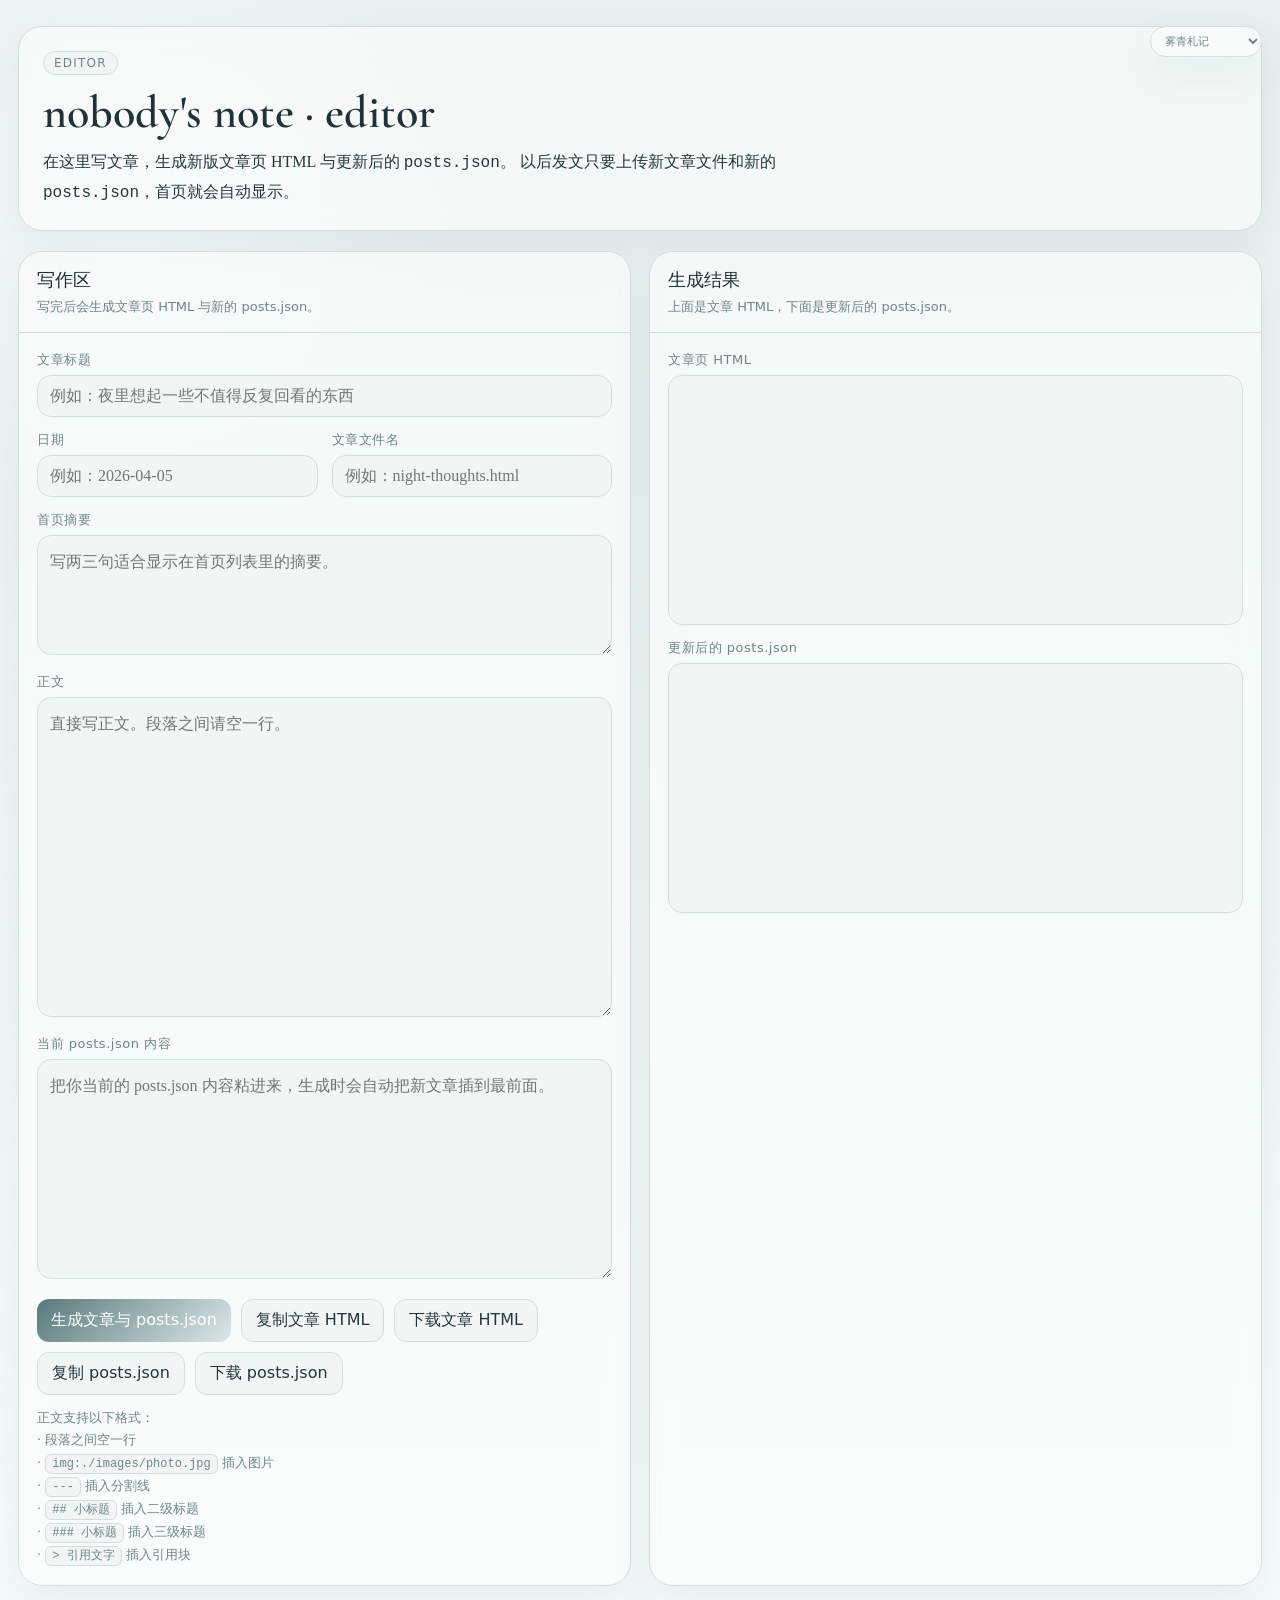
<file: editor.html>
<!doctype html>
<html lang="zh-CN" data-theme="mist-cyan">
<head>
  <meta charset="UTF-8" />
  <meta name="viewport" content="width=device-width, initial-scale=1.0" />
  <title>nobody's note · editor</title>
  <meta name="robots" content="noindex,nofollow,noarchive" />
  <style>
    @import url('https://fonts.googleapis.com/css2?family=Cormorant+Garamond:wght@400;500;600;700&display=swap');

    :root{
      --bg:#e8efef;
      --bg2:#f7fbfb;
      --paper:#fafcfb;
      --paper-soft:#f1f6f5;
      --glass:rgba(250,252,251,.68);
      --line:#d3dddd;
      --text:#24373a;
      --muted:#6f8587;
      --title:#203235;
      --shadow:0 18px 40px rgba(90,120,120,.09);
      --accent:#59797b;
      --accent-soft:#dce8e7;
      --ui-font:ui-sans-serif,system-ui,-apple-system,"Segoe UI","PingFang SC","Microsoft YaHei",sans-serif;
    }

    html[data-theme="moon-paper"]{
      --bg:#f2f4f5;--bg2:#fafbfb;--paper:#fdfdfd;--paper-soft:#f7f8f9;--glass:rgba(255,255,255,.72);--line:#dfe4e6;--text:#2a3338;--muted:#7a8489;--title:#202a2f;--shadow:0 18px 40px rgba(120,130,135,.08);--accent:#677a83;--accent-soft:#e5eaed;
    }

    html[data-theme="mist-cyan"]{
      --bg:#e8efef;--bg2:#f7fbfb;--paper:#fafcfb;--paper-soft:#f1f6f5;--glass:rgba(250,252,251,.68);--line:#d3dddd;--text:#24373a;--muted:#6f8587;--title:#203235;--shadow:0 18px 40px rgba(90,120,120,.09);--accent:#59797b;--accent-soft:#dce8e7;
    }

    html[data-theme="ink-night"]{
      --bg:#1d2530;--bg2:#2a3440;--paper:#28313d;--paper-soft:#313b48;--glass:rgba(40,49,61,.78);--line:#44515e;--text:#dce5ea;--muted:#96a7b2;--title:#edf3f6;--shadow:0 18px 40px rgba(7,13,18,.32);--accent:#9db7c3;--accent-soft:#34404c;
    }

    html[data-theme="parchment"]{
      --bg:#f5ecda;--bg2:#faf5ea;--paper:#fffaf0;--paper-soft:#f6efe0;--glass:rgba(255,250,240,.78);--line:#e0d3b8;--text:#4a3c2a;--muted:#8a7558;--title:#3e3020;--shadow:0 18px 40px rgba(148,124,88,.10);--accent:#8a6d4e;--accent-soft:#f1e4cf;
    }

    html[data-theme="violet-mist"]{
      --bg:#efeaf7;--bg2:#faf8fd;--paper:#fbf9ff;--paper-soft:#f4effb;--glass:rgba(251,249,255,.64);--line:#ddd3ec;--text:#342d45;--muted:#7e7594;--title:#2d2540;--shadow:0 18px 40px rgba(112,94,145,.12);--accent:#7b6a99;--accent-soft:#ebe3f8;
    }

    html[data-theme="clear-blue"]{
      --bg:#eaf4ff;--bg2:#f8fcff;--paper:#fbfdff;--paper-soft:#f1f7fc;--glass:rgba(251,253,255,.72);--line:#d7e5f1;--text:#23384a;--muted:#6e879c;--title:#21384f;--shadow:0 18px 40px rgba(104,148,186,.10);--accent:#6da9d8;--accent-soft:#dcecf8;
    }

    html[data-theme="rose-ash"]{
      --bg:#f6eef1;--bg2:#fbf8f9;--paper:#fffafb;--paper-soft:#f8eff2;--glass:rgba(255,250,251,.74);--line:#e7d8de;--text:#4a3138;--muted:#8f717a;--title:#412830;--shadow:0 18px 40px rgba(152,108,122,.10);--accent:#b77987;--accent-soft:#f0dfe4;
    }

    *{box-sizing:border-box}

    html,body{
      margin:0;
      padding:0;
      color:var(--text);
      background:radial-gradient(circle at 10% 12%,rgba(255,255,255,.55),transparent 18%),linear-gradient(180deg,var(--bg),var(--bg2));
      font-family:"STFangsong","FangSong","Songti SC","Noto Serif SC","Source Han Serif SC",serif;
    }

    .wrap{
      max-width:1280px;
      margin:0 auto;
      padding:26px 18px 42px;
    }

    .hero{
      position:relative;
      margin-bottom:20px;
    }

    .theme-corner{
      position:absolute;
      top:0;
      right:0;
      z-index:5;
    }

    .theme-corner select{
      min-width:112px;
      width:auto;
      padding:7px 10px;
      font-size:11px;
      border-radius:999px;
      border:1px solid var(--line);
      background:var(--glass);
      color:var(--muted);
      outline:none;
      box-shadow:var(--shadow);
      font-family:var(--ui-font);
      backdrop-filter:blur(10px);
      -webkit-backdrop-filter:blur(10px);
    }

    .hero-card,.panel{
      background:var(--glass);
      border:1px solid var(--line);
      border-radius:24px;
      box-shadow:var(--shadow);
      backdrop-filter:blur(12px);
      -webkit-backdrop-filter:blur(12px);
    }

    .hero-card{
      padding:24px 24px 22px;
    }

    .eyebrow{
      display:inline-flex;
      padding:4px 10px;
      border-radius:999px;
      border:1px solid var(--line);
      background:var(--paper-soft);
      color:var(--muted);
      font-size:12px;
      letter-spacing:.10em;
      text-transform:uppercase;
      font-family:var(--ui-font);
    }

    .title{
      margin:14px 0 0;
      font-family:"Cormorant Garamond",Georgia,serif;
      font-size:46px;
      font-weight:600;
      line-height:1.02;
      color:var(--title);
    }

    .sub{
      margin:12px 0 0;
      font-size:16px;
      line-height:1.8;
      color:var(--text);
      max-width:780px;
    }

    .layout{
      display:grid;
      grid-template-columns:1fr 1fr;
      gap:18px;
    }

    .panel-hd{
      padding:16px 18px;
      border-bottom:1px solid var(--line);
      display:flex;
      justify-content:space-between;
      gap:10px;
      align-items:flex-end;
      flex-wrap:wrap;
    }

    .panel-hd h2{
      margin:0;
      font-size:18px;
      font-weight:500;
      color:var(--title);
    }

    .panel-hd p{
      margin:6px 0 0;
      color:var(--muted);
      font-size:13px;
      font-family:var(--ui-font);
    }

    .panel-bd{
      padding:18px;
    }

    .grid{
      display:grid;
      grid-template-columns:1fr 1fr;
      gap:14px;
    }

    .full{grid-column:1/-1}

    label{
      display:block;
      margin-bottom:6px;
      color:var(--muted);
      font-size:13px;
      font-family:var(--ui-font);
      letter-spacing:.04em;
    }

    input,textarea{
      width:100%;
      border:1px solid var(--line);
      background:var(--paper-soft);
      color:var(--text);
      border-radius:14px;
      padding:11px 12px;
      font:inherit;
      outline:none;
    }

    textarea{
      resize:vertical;
      min-height:120px;
      line-height:1.85;
    }

    .actions{
      display:flex;
      gap:10px;
      flex-wrap:wrap;
      margin-top:16px;
    }

    button{
      cursor:pointer;
      border:none;
      border-radius:12px;
      padding:10px 14px;
      color:#fff;
      background:linear-gradient(135deg,var(--accent),var(--accent-soft));
      font:inherit;
      font-family:var(--ui-font);
    }

    button.secondary{
      background:var(--paper-soft);
      color:var(--text);
      border:1px solid var(--line);
    }

    .hint{
      margin-top:12px;
      color:var(--muted);
      font-size:13px;
      line-height:1.75;
      font-family:var(--ui-font);
    }

    .hint code{
      background:var(--paper-soft);
      border:1px solid var(--line);
      border-radius:6px;
      padding:2px 6px;
      font-size:12px;
    }

    pre{
      margin:0;
      white-space:pre-wrap;
      word-break:break-word;
      background:var(--paper-soft);
      border:1px solid var(--line);
      border-radius:14px;
      padding:14px;
      font-size:13px;
      line-height:1.75;
      overflow:auto;
      min-height:250px;
      font-family:ui-monospace,SFMono-Regular,Menlo,Consolas,monospace;
    }

    @media (max-width:980px){
      .layout{grid-template-columns:1fr}
    }

    @media (max-width:720px){
      .wrap{padding:22px 14px 34px}
      .grid{grid-template-columns:1fr}
      .title{font-size:36px}
    }
  </style>
</head>
<body>
  <div class="wrap">
    <section class="hero">
      <div class="theme-corner">
        <select id="themeSelect">
          <option value="moon-paper">月白纸页</option>
          <option value="mist-cyan">雾青札记</option>
          <option value="ink-night">墨蓝夜读</option>
          <option value="parchment">羊皮旧卷</option>
          <option value="violet-mist">鸢紫薄雾</option>
          <option value="clear-blue">晴川映水</option>
          <option value="rose-ash">绛雪残笺</option>
        </select>
      </div>

      <div class="hero-card">
        <span class="eyebrow">editor</span>
        <h1 class="title">nobody's note · editor</h1>
        <p class="sub">
          在这里写文章，生成新版文章页 HTML 与更新后的 <code>posts.json</code>。
          以后发文只要上传新文章文件和新的 <code>posts.json</code>，首页就会自动显示。
        </p>
      </div>
    </section>

    <section class="layout">
      <section class="panel">
        <div class="panel-hd">
          <div>
            <h2>写作区</h2>
            <p>写完后会生成文章页 HTML 与新的 posts.json。</p>
          </div>
        </div>

        <div class="panel-bd">
          <div class="grid">
            <div class="full">
              <label for="postTitle">文章标题</label>
              <input id="postTitle" placeholder="例如：夜里想起一些不值得反复回看的东西" />
            </div>

            <div>
              <label for="postDate">日期</label>
              <input id="postDate" placeholder="例如：2026-04-05" />
            </div>

            <div>
              <label for="fileName">文章文件名</label>
              <input id="fileName" placeholder="例如：night-thoughts.html" />
            </div>

            <div class="full">
              <label for="postExcerpt">首页摘要</label>
              <textarea id="postExcerpt" placeholder="写两三句适合显示在首页列表里的摘要。"></textarea>
            </div>

            <div class="full">
              <label for="postBody">正文</label>
              <textarea id="postBody" style="min-height:320px;" placeholder="直接写正文。段落之间请空一行。"></textarea>
            </div>

            <div class="full">
              <label for="postsJsonInput">当前 posts.json 内容</label>
              <textarea id="postsJsonInput" style="min-height:220px;" placeholder='把你当前的 posts.json 内容粘进来，生成时会自动把新文章插到最前面。'></textarea>
            </div>
          </div>

          <div class="actions">
            <button id="generateBtn">生成文章与 posts.json</button>
            <button class="secondary" id="copyArticleBtn">复制文章 HTML</button>
            <button class="secondary" id="downloadArticleBtn">下载文章 HTML</button>
            <button class="secondary" id="copyPostsBtn">复制 posts.json</button>
            <button class="secondary" id="downloadPostsBtn">下载 posts.json</button>
          </div>

          <div class="hint">
            正文支持以下格式：<br>
            · 段落之间空一行<br>
            · <code>img:./images/photo.jpg</code> 插入图片<br>
            · <code>---</code> 插入分割线<br>
            · <code>## 小标题</code> 插入二级标题<br>
            · <code>### 小标题</code> 插入三级标题<br>
            · <code>> 引用文字</code> 插入引用块
          </div>
        </div>
      </section>

      <section class="panel">
        <div class="panel-hd">
          <div>
            <h2>生成结果</h2>
            <p>上面是文章 HTML，下面是更新后的 posts.json。</p>
          </div>
        </div>

        <div class="panel-bd">
          <label>文章页 HTML</label>
          <pre id="articleOutput"></pre>

          <div style="height:14px;"></div>

          <label>更新后的 posts.json</label>
          <pre id="postsOutput"></pre>
        </div>
      </section>
    </section>
  </div>

  <script>
    const $ = (id) => document.getElementById(id);
    const STORAGE_KEY = "nobodys_note_theme";

    function applyTheme(theme) {
      const finalTheme = theme || "mist-cyan";
      document.documentElement.setAttribute("data-theme", finalTheme);
      localStorage.setItem(STORAGE_KEY, finalTheme);
      $("themeSelect").value = finalTheme;
    }

    function initTheme() {
      const saved = localStorage.getItem(STORAGE_KEY) || "mist-cyan";
      applyTheme(saved);
      $("themeSelect").addEventListener("change", () => applyTheme($("themeSelect").value));
    }

    function escapeHtml(str = "") {
      return str
        .replaceAll("&", "&amp;")
        .replaceAll("<", "&lt;")
        .replaceAll(">", "&gt;");
    }

    function splitParagraphs(text) {
      return String(text)
        .split(/\n\s*\n/g)
        .map(s => s.trim())
        .filter(Boolean);
    }

    function safeJsonParse(text, fallback = null) {
      try { return JSON.parse(text); } catch { return fallback; }
    }

    function isImageLine(line) {
      return /^img:(.+)$/i.test(line.trim());
    }

    function getImagePath(line) {
      const m = line.trim().match(/^img:(.+)$/i);
      return m ? m[1].trim() : "";
    }

    function isHrLine(line) {
      return /^-{3,}$/.test(line.trim());
    }

    function isHeading2(line) {
      return /^##\s+(.+)$/.test(line.trim());
    }

    function isHeading3(line) {
      return /^###\s+(.+)$/.test(line.trim());
    }

    function isBlockquote(line) {
      return /^>\s+(.+)$/.test(line.trim());
    }

    function getHeadingText(line, level) {
      const re = level === 2 ? /^##\s+(.+)$/ : /^###\s+(.+)$/;
      const m = line.trim().match(re);
      return m ? m[1].trim() : "";
    }

    function getQuoteText(line) {
      const m = line.trim().match(/^>\s+(.+)$/);
      return m ? m[1].trim() : "";
    }

    function paragraphToHtml(block) {
      if (isImageLine(block)) {
        const src = getImagePath(block);
        return `        <img src="${escapeHtml(src)}" alt="" loading="lazy" />`;
      }
      if (isHrLine(block)) {
        return `        <hr />`;
      }
      if (isHeading2(block)) {
        const text = getHeadingText(block, 2);
        return `        <h2>${escapeHtml(text)}</h2>`;
      }
      if (isHeading3(block)) {
        const text = getHeadingText(block, 3);
        return `        <h3>${escapeHtml(text)}</h3>`;
      }
      if (isBlockquote(block)) {
        const text = getQuoteText(block);
        return `        <blockquote><p>${escapeHtml(text)}</p></blockquote>`;
      }
      return `        <p>${escapeHtml(block)}</p>`;
    }

    function buildArticleHtml({ title, date, theme, bodyParagraphs }) {
      const bodyHtml = bodyParagraphs.map(p => paragraphToHtml(p)).join("\n\n");

      return `<!doctype html>
<html lang="zh-CN" data-theme="${theme}">
<head>
  <meta charset="UTF-8" />
  <meta name="viewport" content="width=device-width, initial-scale=1.0" />
  <title>${escapeHtml(title)} · nobody's note</title>
  <meta name="robots" content="noindex,nofollow,noarchive" />
  <link rel="stylesheet" href="./style.css" />
</head>
<body>
  <div class="reading-bar" id="readingBar"></div>

  <div class="site-wrap reading-page">
    <header class="article-header">
      <div class="article-topline">
        <a class="back-link" href="./index.html">← 返回首页</a>
        <span class="article-stamp">archive note</span>
      </div>

      <h1 class="article-title">${escapeHtml(title)}</h1>

      <div class="article-date-row">
        <time class="article-date">${escapeHtml(date)}</time>
      </div>
    </header>

    <main class="article-main">
      <article class="article-body">
${bodyHtml}
      </article>

      <nav class="article-pager" id="articlePager"></nav>
    </main>

    <footer class="site-footer">
      <div class="footer-line"></div>
      <p>nobody's note</p>
    </footer>
  </div>

  <button class="back-top" id="backTopBtn" title="返回顶部">↑</button>

  <script src="./app.js"><\/script>
</body>
</html>`;
    }

    function download(filename, content, type = "text/plain;charset=utf-8") {
      const blob = new Blob([content], { type });
      const url = URL.createObjectURL(blob);
      const a = document.createElement("a");
      a.href = url;
      a.download = filename;
      a.click();
      setTimeout(() => URL.revokeObjectURL(url), 1500);
    }

    async function copyText(text) {
      await navigator.clipboard.writeText(text);
    }

    function generate() {
      const title = $("postTitle").value.trim();
      const date = $("postDate").value.trim();
      const fileName = $("fileName").value.trim();
      const excerpt = $("postExcerpt").value.trim();
      const body = $("postBody").value.trim();
      const theme = $("themeSelect").value;
      const postsRaw = $("postsJsonInput").value.trim();

      if (!title || !date || !fileName || !excerpt || !body) {
        alert("请先把标题、日期、文件名、摘要和正文都填完整。");
        return;
      }

      if (!postsRaw) {
        alert("请先把当前的 posts.json 内容粘进来。");
        return;
      }

      const currentPosts = safeJsonParse(postsRaw, null);
      if (!Array.isArray(currentPosts)) {
        alert("posts.json 内容格式不正确，必须是 JSON 数组。");
        return;
      }

      const bodyParagraphs = splitParagraphs(body);
      const articleHtml = buildArticleHtml({ title, date, theme, bodyParagraphs });

      const newItem = {
        title,
        date,
        excerpt,
        file: fileName
      };

      const nextPosts = [
        newItem,
        ...currentPosts.filter(item => item.file !== fileName)
      ];

      $("articleOutput").textContent = articleHtml;
      $("postsOutput").textContent = JSON.stringify(nextPosts, null, 2);
    }

    $("generateBtn").addEventListener("click", generate);

    $("copyArticleBtn").addEventListener("click", async () => {
      const text = $("articleOutput").textContent.trim();
      if (!text) {
        alert("请先生成文章 HTML。");
        return;
      }
      await copyText(text);
      alert("文章 HTML 已复制。");
    });

    $("downloadArticleBtn").addEventListener("click", () => {
      const text = $("articleOutput").textContent.trim();
      const fn = $("fileName").value.trim();

      if (!text) {
        alert("请先生成文章 HTML。");
        return;
      }
      if (!fn) {
        alert("请先填写文章文件名。");
        return;
      }

      download(fn, text, "text/html;charset=utf-8");
    });

    $("copyPostsBtn").addEventListener("click", async () => {
      const text = $("postsOutput").textContent.trim();
      if (!text) {
        alert("请先生成 posts.json。");
        return;
      }
      await copyText(text);
      alert("posts.json 已复制。");
    });

    $("downloadPostsBtn").addEventListener("click", () => {
      const text = $("postsOutput").textContent.trim();
      if (!text) {
        alert("请先生成 posts.json。");
        return;
      }
      download("posts.json", text, "application/json;charset=utf-8");
    });

    initTheme();
  </script>
</body>
</html>
</file>
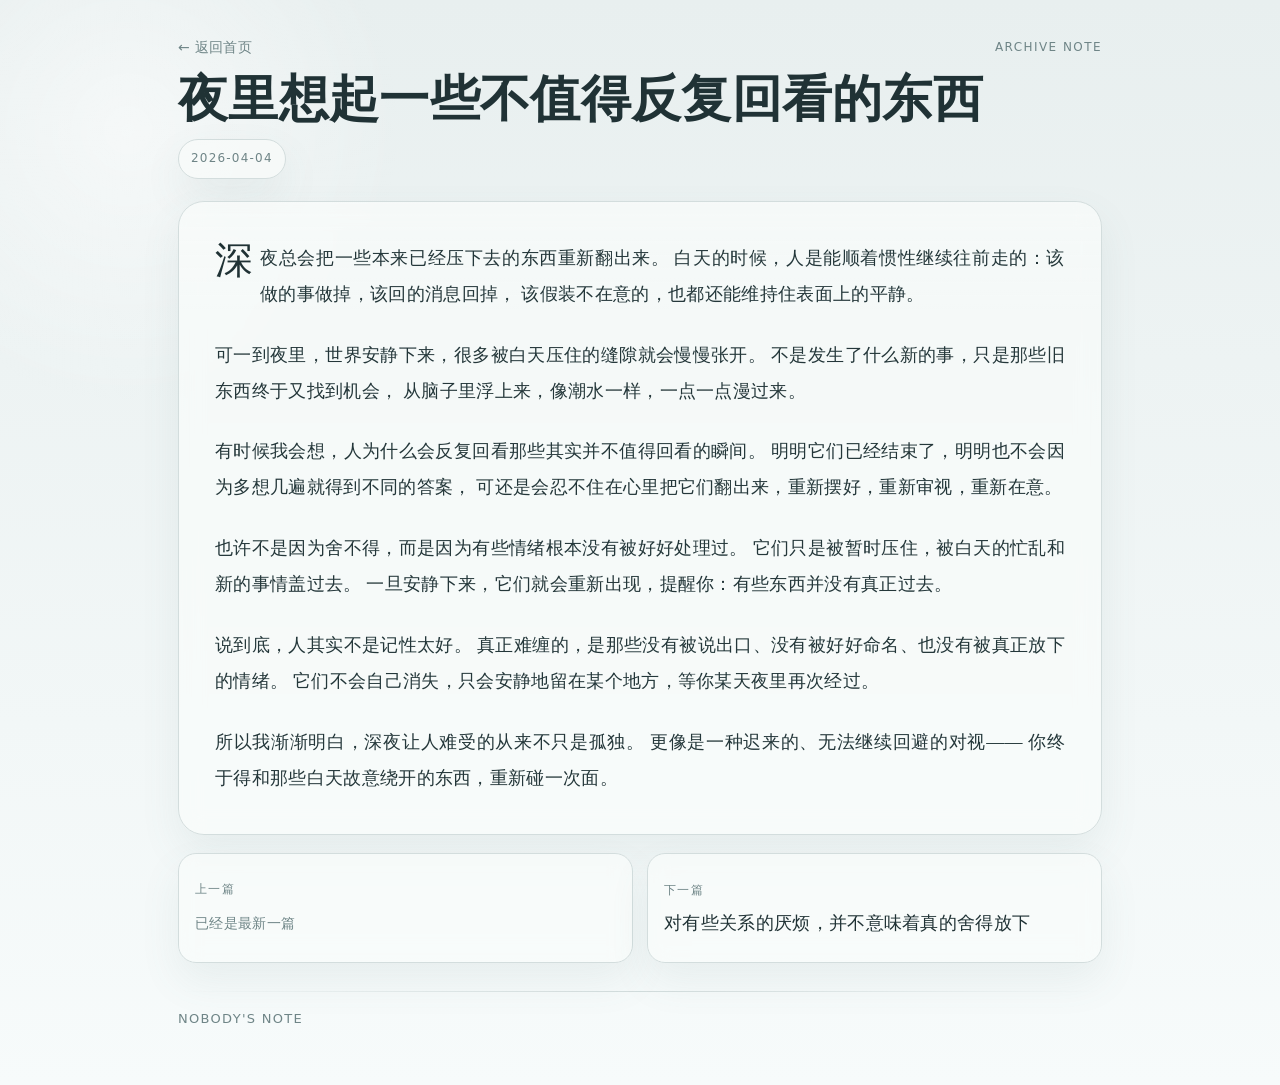
<file: post-1.html>
<!doctype html>
<html lang="zh-CN" data-theme="mist-cyan">
<head>
  <meta charset="UTF-8" />
  <meta name="viewport" content="width=device-width, initial-scale=1.0" />
  <title>夜里想起一些不值得反复回看的东西 · nobody's note</title>
  <meta name="robots" content="noindex,nofollow,noarchive" />
  <link rel="stylesheet" href="./style.css" />
</head>
<body>
  <div class="reading-bar" id="readingBar"></div>

  <div class="site-wrap reading-page">
    <header class="article-header">
      <div class="article-topline">
        <a class="back-link" href="./index.html">← 返回首页</a>
        <span class="article-stamp">archive note</span>
      </div>

      <h1 class="article-title">夜里想起一些不值得反复回看的东西</h1>

      <div class="article-date-row">
        <time class="article-date">2026-04-04</time>
      </div>
    </header>

    <main class="article-main">
      <article class="article-body">
        <p>
          深夜总会把一些本来已经压下去的东西重新翻出来。
          白天的时候，人是能顺着惯性继续往前走的：该做的事做掉，该回的消息回掉，
          该假装不在意的，也都还能维持住表面上的平静。
        </p>

        <p>
          可一到夜里，世界安静下来，很多被白天压住的缝隙就会慢慢张开。  
          不是发生了什么新的事，只是那些旧东西终于又找到机会，
          从脑子里浮上来，像潮水一样，一点一点漫过来。
        </p>

        <p>
          有时候我会想，人为什么会反复回看那些其实并不值得回看的瞬间。  
          明明它们已经结束了，明明也不会因为多想几遍就得到不同的答案，
          可还是会忍不住在心里把它们翻出来，重新摆好，重新审视，重新在意。
        </p>

        <p>
          也许不是因为舍不得，而是因为有些情绪根本没有被好好处理过。  
          它们只是被暂时压住，被白天的忙乱和新的事情盖过去。
          一旦安静下来，它们就会重新出现，提醒你：有些东西并没有真正过去。
        </p>

        <p>
          说到底，人其实不是记性太好。  
          真正难缠的，是那些没有被说出口、没有被好好命名、也没有被真正放下的情绪。  
          它们不会自己消失，只会安静地留在某个地方，等你某天夜里再次经过。
        </p>

        <p>
          所以我渐渐明白，深夜让人难受的从来不只是孤独。  
          更像是一种迟来的、无法继续回避的对视——
          你终于得和那些白天故意绕开的东西，重新碰一次面。
        </p>
      </article>

      <nav class="article-pager" id="articlePager"></nav>
    </main>

    <footer class="site-footer">
      <div class="footer-line"></div>
      <p>nobody's note</p>
    </footer>
  </div>

  <button class="back-top" id="backTopBtn" title="返回顶部">↑</button>

  <script src="./app.js"></script>
</body>
</html>
</file>
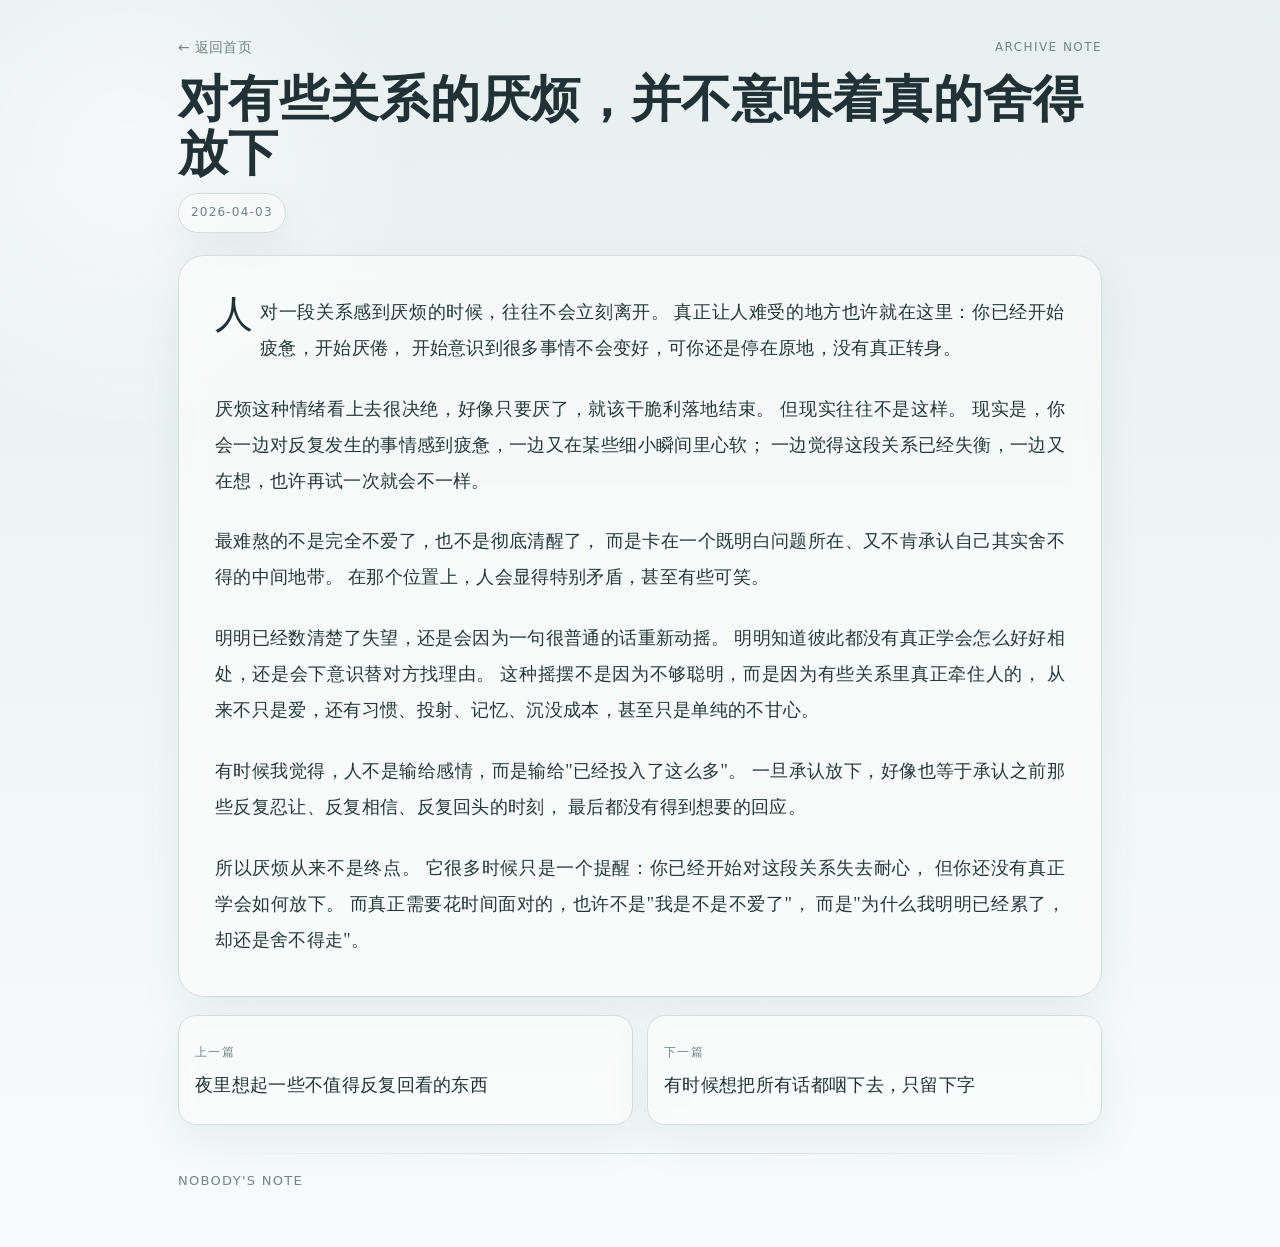
<file: post-2.html>
<!doctype html>
<html lang="zh-CN" data-theme="mist-cyan">
<head>
  <meta charset="UTF-8" />
  <meta name="viewport" content="width=device-width, initial-scale=1.0" />
  <title>对有些关系的厌烦，并不意味着真的舍得放下 · nobody's note</title>
  <meta name="robots" content="noindex,nofollow,noarchive" />
  <link rel="stylesheet" href="./style.css" />
</head>
<body>
  <div class="reading-bar" id="readingBar"></div>

  <div class="site-wrap reading-page">
    <header class="article-header">
      <div class="article-topline">
        <a class="back-link" href="./index.html">← 返回首页</a>
        <span class="article-stamp">archive note</span>
      </div>

      <h1 class="article-title">对有些关系的厌烦，并不意味着真的舍得放下</h1>

      <div class="article-date-row">
        <time class="article-date">2026-04-03</time>
      </div>
    </header>

    <main class="article-main">
      <article class="article-body">
        <p>
          人对一段关系感到厌烦的时候，往往不会立刻离开。  
          真正让人难受的地方也许就在这里：你已经开始疲惫，开始厌倦，
          开始意识到很多事情不会变好，可你还是停在原地，没有真正转身。
        </p>

        <p>
          厌烦这种情绪看上去很决绝，好像只要厌了，就该干脆利落地结束。  
          但现实往往不是这样。
          现实是，你会一边对反复发生的事情感到疲惫，一边又在某些细小瞬间里心软；
          一边觉得这段关系已经失衡，一边又在想，也许再试一次就会不一样。
        </p>

        <p>
          最难熬的不是完全不爱了，也不是彻底清醒了，  
          而是卡在一个既明白问题所在、又不肯承认自己其实舍不得的中间地带。  
          在那个位置上，人会显得特别矛盾，甚至有些可笑。
        </p>

        <p>
          明明已经数清楚了失望，还是会因为一句很普通的话重新动摇。  
          明明知道彼此都没有真正学会怎么好好相处，还是会下意识替对方找理由。  
          这种摇摆不是因为不够聪明，而是因为有些关系里真正牵住人的，
          从来不只是爱，还有习惯、投射、记忆、沉没成本，甚至只是单纯的不甘心。
        </p>

        <p>
          有时候我觉得，人不是输给感情，而是输给"已经投入了这么多"。  
          一旦承认放下，好像也等于承认之前那些反复忍让、反复相信、反复回头的时刻，
          最后都没有得到想要的回应。
        </p>

        <p>
          所以厌烦从来不是终点。  
          它很多时候只是一个提醒：你已经开始对这段关系失去耐心，
          但你还没有真正学会如何放下。  
          而真正需要花时间面对的，也许不是"我是不是不爱了"，  
          而是"为什么我明明已经累了，却还是舍不得走"。
        </p>
      </article>

      <nav class="article-pager" id="articlePager"></nav>
    </main>

    <footer class="site-footer">
      <div class="footer-line"></div>
      <p>nobody's note</p>
    </footer>
  </div>

  <button class="back-top" id="backTopBtn" title="返回顶部">↑</button>

  <script src="./app.js"></script>
</body>
</html>
</file>
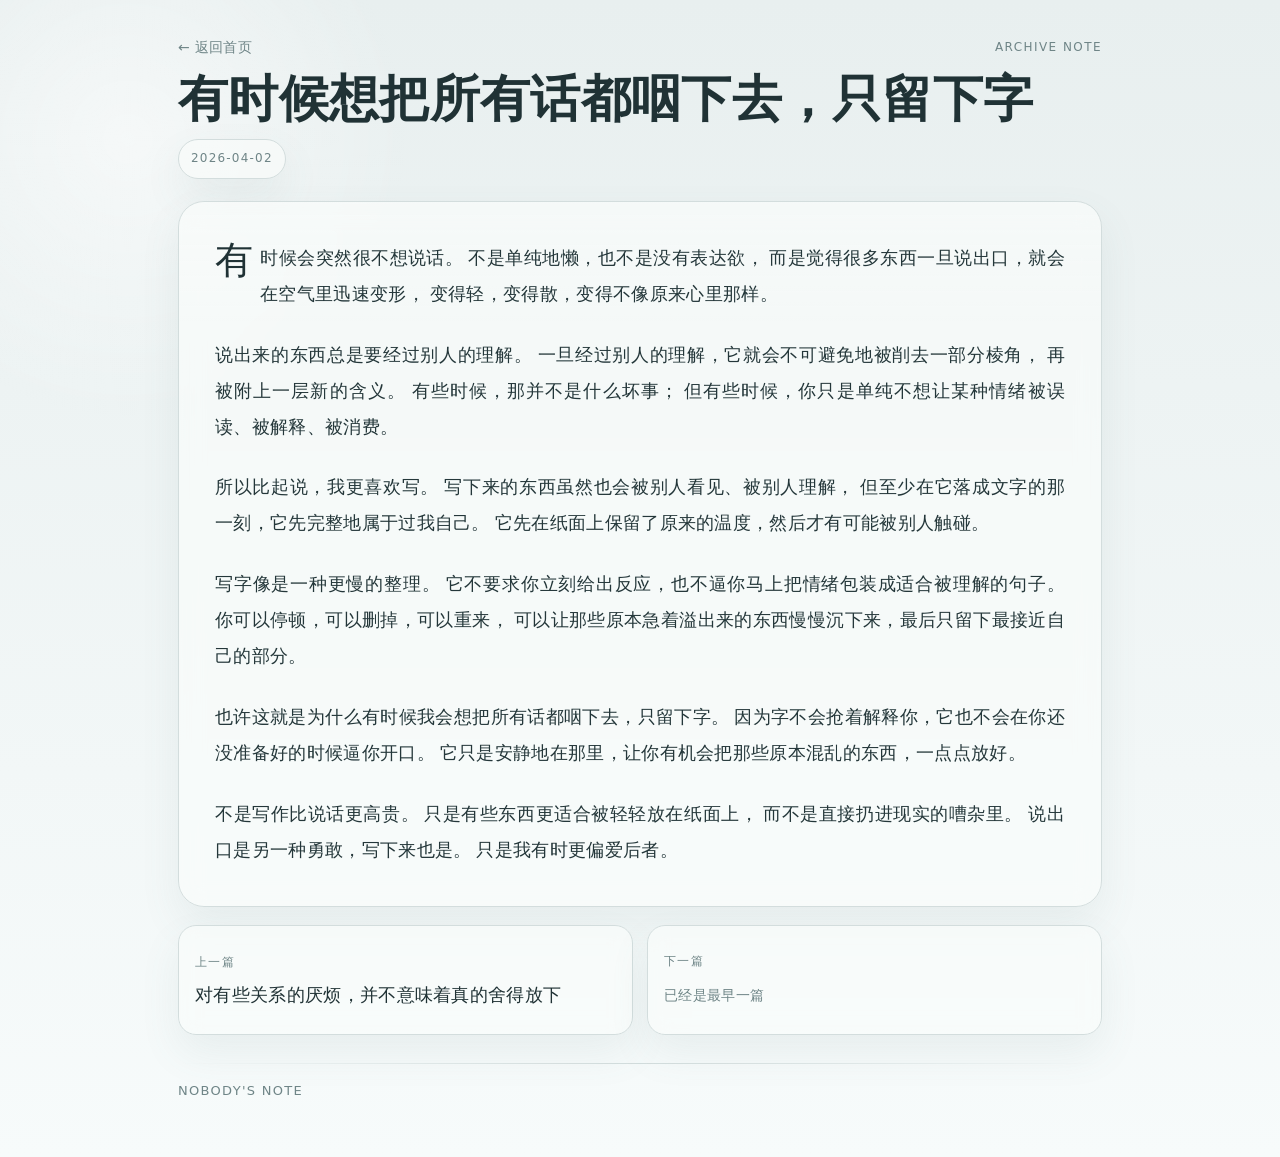
<file: post-3.html>
<!doctype html>
<html lang="zh-CN" data-theme="mist-cyan">
<head>
  <meta charset="UTF-8" />
  <meta name="viewport" content="width=device-width, initial-scale=1.0" />
  <title>有时候想把所有话都咽下去，只留下字· nobody's note</title>
  <meta name="robots" content="noindex,nofollow,noarchive" />
  <link rel="stylesheet" href="./style.css" />
</head>
<body>
  <div class="reading-bar" id="readingBar"></div>

  <div class="site-wrap reading-page">
    <header class="article-header">
      <div class="article-topline">
        <a class="back-link" href="./index.html">← 返回首页</a>
        <span class="article-stamp">archive note</span>
      </div>

      <h1 class="article-title">有时候想把所有话都咽下去，只留下字</h1>

      <div class="article-date-row">
        <time class="article-date">2026-04-02</time>
      </div>
    </header>

    <main class="article-main">
      <article class="article-body">
        <p>
          有时候会突然很不想说话。  
          不是单纯地懒，也不是没有表达欲，
          而是觉得很多东西一旦说出口，就会在空气里迅速变形，
          变得轻，变得散，变得不像原来心里那样。
        </p>

        <p>
          说出来的东西总是要经过别人的理解。  
          一旦经过别人的理解，它就会不可避免地被削去一部分棱角，
          再被附上一层新的含义。  
          有些时候，那并不是什么坏事；
          但有些时候，你只是单纯不想让某种情绪被误读、被解释、被消费。
        </p>

        <p>
          所以比起说，我更喜欢写。  
          写下来的东西虽然也会被别人看见、被别人理解，
          但至少在它落成文字的那一刻，它先完整地属于过我自己。  
          它先在纸面上保留了原来的温度，然后才有可能被别人触碰。
        </p>

        <p>
          写字像是一种更慢的整理。  
          它不要求你立刻给出反应，也不逼你马上把情绪包装成适合被理解的句子。  
          你可以停顿，可以删掉，可以重来，
          可以让那些原本急着溢出来的东西慢慢沉下来，最后只留下最接近自己的部分。
        </p>

        <p>
          也许这就是为什么有时候我会想把所有话都咽下去，只留下字。  
          因为字不会抢着解释你，它也不会在你还没准备好的时候逼你开口。  
          它只是安静地在那里，让你有机会把那些原本混乱的东西，一点点放好。
        </p>

        <p>
          不是写作比说话更高贵。  
          只是有些东西更适合被轻轻放在纸面上，
          而不是直接扔进现实的嘈杂里。  
          说出口是另一种勇敢，写下来也是。
          只是我有时更偏爱后者。
        </p>
      </article>

      <nav class="article-pager" id="articlePager"></nav>
    </main>

    <footer class="site-footer">
      <div class="footer-line"></div>
      <p>nobody's note</p>
    </footer>
  </div>

  <button class="back-top" id="backTopBtn" title="返回顶部">↑</button>

  <script src="./app.js"></script>
</body>
</html>
</file>
<file: style.css>
@import url('https://fonts.googleapis.com/css2?family=Cormorant+Garamond:wght@400;500;600;700&display=swap');

:root{
  --bg:#edf1f2;
  --bg2:#f8fbfb;
  --paper:#fbfcfc;
  --paper-soft:#f4f7f7;
  --glass:rgba(255,255,255,.62);
  --line:#d8e0e2;
  --hair:#e6ecee;
  --text:#24343a;
  --muted:#70838a;
  --title:#1f2f35;
  --link:#506d78;
  --link-hover:#2d4751;
  --shadow:0 18px 40px rgba(79,100,108,.08);
  --accent:#5f7a83;
  --accent-soft:#d7e3e7;
  --ui-font:ui-sans-serif,system-ui,-apple-system,"Segoe UI","PingFang SC","Microsoft YaHei",sans-serif;
}

/* 月白纸页：冷白纸本 */
html[data-theme="moon-paper"]{
  --bg:#f2f4f5;
  --bg2:#fafbfb;
  --paper:#fdfdfd;
  --paper-soft:#f7f8f9;
  --glass:rgba(255,255,255,.72);
  --line:#dfe4e6;
  --hair:#e9edef;
  --text:#2a3338;
  --muted:#7a8489;
  --title:#202a2f;
  --link:#5a6d76;
  --link-hover:#35474f;
  --shadow:0 18px 40px rgba(120,130,135,.08);
  --accent:#677a83;
  --accent-soft:#e5eaed;
}

/* 雾青札记：青灰冷调 */
html[data-theme="mist-cyan"]{
  --bg:#e8efef;
  --bg2:#f7fbfb;
  --paper:#fafcfb;
  --paper-soft:#f1f6f5;
  --glass:rgba(250,252,251,.68);
  --line:#d3dddd;
  --hair:#e3ebea;
  --text:#24373a;
  --muted:#6f8587;
  --title:#203235;
  --link:#4e6e73;
  --link-hover:#2d4f54;
  --shadow:0 18px 40px rgba(90,120,120,.09);
  --accent:#59797b;
  --accent-soft:#dce8e7;
}

/* 墨蓝夜读：深蓝夜色 */
html[data-theme="ink-night"]{
  --bg:#1d2530;
  --bg2:#2a3440;
  --paper:#28313d;
  --paper-soft:#313b48;
  --glass:rgba(40,49,61,.78);
  --line:#44515e;
  --hair:#394452;
  --text:#dce5ea;
  --muted:#96a7b2;
  --title:#edf3f6;
  --link:#adc5d1;
  --link-hover:#d9ebf2;
  --shadow:0 18px 40px rgba(7,13,18,.32);
  --accent:#9db7c3;
  --accent-soft:#34404c;
}

/* 羊皮旧卷：暖米旧纸 */
html[data-theme="parchment"]{
  --bg:#f5ecda;
  --bg2:#faf5ea;
  --paper:#fffaf0;
  --paper-soft:#f6efe0;
  --glass:rgba(255,250,240,.78);
  --line:#e0d3b8;
  --hair:#efe5d4;
  --text:#4a3c2a;
  --muted:#8a7558;
  --title:#3e3020;
  --link:#7c6145;
  --link-hover:#5d452e;
  --shadow:0 18px 40px rgba(148,124,88,.10);
  --accent:#8a6d4e;
  --accent-soft:#f1e4cf;
}

/* 鸢紫薄雾：半透明紫雾 */
html[data-theme="violet-mist"]{
  --bg:#efeaf7;
  --bg2:#faf8fd;
  --paper:#fbf9ff;
  --paper-soft:#f4effb;
  --glass:rgba(251,249,255,.64);
  --line:#ddd3ec;
  --hair:#ece5f6;
  --text:#342d45;
  --muted:#7e7594;
  --title:#2d2540;
  --link:#6a5f86;
  --link-hover:#463c61;
  --shadow:0 18px 40px rgba(112,94,145,.12);
  --accent:#7b6a99;
  --accent-soft:#ebe3f8;
}

/* 晴川映水：真正的浅蓝系 */
html[data-theme="clear-blue"]{
  --bg:#eaf4ff;
  --bg2:#f8fcff;
  --paper:#fbfdff;
  --paper-soft:#f1f7fc;
  --glass:rgba(251,253,255,.72);
  --line:#d7e5f1;
  --hair:#e7f0f7;
  --text:#23384a;
  --muted:#6e879c;
  --title:#21384f;
  --link:#4f7594;
  --link-hover:#2f5471;
  --shadow:0 18px 40px rgba(104,148,186,.10);
  --accent:#6da9d8;
  --accent-soft:#dcecf8;
}

/* 绛雪残笺：冷玫灰红 */
html[data-theme="rose-ash"]{
  --bg:#f6eef1;
  --bg2:#fbf8f9;
  --paper:#fffafb;
  --paper-soft:#f8eff2;
  --glass:rgba(255,250,251,.74);
  --line:#e7d8de;
  --hair:#f0e5e8;
  --text:#4a3138;
  --muted:#8f717a;
  --title:#412830;
  --link:#8a5a66;
  --link-hover:#623841;
  --shadow:0 18px 40px rgba(152,108,122,.10);
  --accent:#b77987;
  --accent-soft:#f0dfe4;
}

*{box-sizing:border-box}

html,body{
  margin:0;
  padding:0;
  color:var(--text);
  background:
    radial-gradient(circle at 10% 12%, rgba(255,255,255,.55), transparent 18%),
    linear-gradient(180deg, var(--bg), var(--bg2));
  font-family:
    "STFangsong",
    "FangSong",
    "Songti SC",
    "Noto Serif SC",
    "Source Han Serif SC",
    serif;
}

body{
  min-height:100vh;
  line-height:1.95;
  letter-spacing:.02em;
  animation:fadeIn .4s ease;
}

@keyframes fadeIn{
  from{opacity:0}
  to{opacity:1}
}

a{
  color:var(--link);
  text-decoration:none;
  transition:.18s ease;
}
a:hover{
  color:var(--link-hover);
}

.site-wrap{
  max-width:1080px;
  margin:0 auto;
  padding:34px 18px 54px;
}

.panel-surface{
  background:var(--glass);
  border:1px solid var(--line);
  border-radius:24px;
  box-shadow:var(--shadow);
  backdrop-filter:blur(12px);
  -webkit-backdrop-filter:blur(12px);
}

.site-subtitle,
.eyebrow-tag,
.eyebrow-text,
.section-kicker,
.section-desc,
.latest-kicker,
.latest-date,
.meta-pill,
.widget-kicker,
.post-meta,
.read-link,
.back-link,
.article-stamp,
.article-date,
.theme-corner select,
.ghost-btn,
.site-footer p,
.track-sub,
.player-status,
.quote-refresh{
  font-family:var(--ui-font);
}

.section-title,
.latest-title,
.post-title,
.widget-title,
.track-name{
  font-family:"Songti SC","STSong","Noto Serif SC","Source Han Serif SC",serif;
}

.home-header{
  position:relative;
  margin-bottom:30px;
}

.theme-corner{
  position:absolute;
  top:4px;
  right:4px;
  z-index:10;
}

.theme-corner select{
  width:auto;
  min-width:108px;
  padding:7px 10px;
  font-size:11px;
  color:var(--muted);
  border:1px solid var(--line);
  background:var(--glass);
  border-radius:999px;
  box-shadow:var(--shadow);
  outline:none;
  opacity:.96;
  backdrop-filter:blur(10px);
  -webkit-backdrop-filter:blur(10px);
  font-family:var(--ui-font);
}

.home-top{
  display:grid;
  grid-template-columns:1.2fr .8fr;
  gap:18px;
  align-items:stretch;
}

.hero-left{
  padding:24px 24px 22px;
  display:flex;
  flex-direction:column;
  gap:16px;
}

.hero-right{
  display:grid;
  grid-template-rows:1fr 1fr;
  gap:18px;
}

.eyebrow-row{
  display:flex;
  align-items:center;
  gap:10px;
  flex-wrap:wrap;
}

.eyebrow-tag{
  display:inline-flex;
  padding:4px 10px;
  border-radius:999px;
  border:1px solid var(--line);
  background:var(--paper-soft);
  color:var(--muted);
  font-size:12px;
  letter-spacing:.10em;
  text-transform:uppercase;
}

.eyebrow-text{
  color:var(--muted);
  font-size:12px;
  letter-spacing:.10em;
  text-transform:uppercase;
}

.site-title{
  margin:0;
  font-family:"Cormorant Garamond",Georgia,serif;
  font-size:60px;
  font-weight:600;
  line-height:1;
  letter-spacing:.02em;
  color:var(--title);
}

.site-subtitle{
  margin:0;
  color:var(--muted);
  font-size:15px;
  letter-spacing:.06em;
}

.hero-quote{
  position:relative;
  margin:10px 0 0;
  padding:18px 20px 16px;
  border-left:3px solid var(--accent);
  background:var(--paper-soft);
  border-radius:16px;
  font-size:16px;
  color:var(--title);
  box-shadow:inset 0 1px 0 rgba(255,255,255,.35),var(--shadow);
}

.quote-row{
  display:flex;
  justify-content:space-between;
  align-items:flex-start;
  gap:12px;
}

.quote-text{
  flex:1;
  line-height:1.85;
}

.quote-refresh{
  flex-shrink:0;
  cursor:pointer;
  border:1px solid var(--line);
  background:var(--paper);
  color:var(--muted);
  border-radius:999px;
  width:34px;
  height:34px;
  display:grid;
  place-items:center;
  font-size:15px;
  padding:0;
  box-shadow:none;
  transition:.18s ease;
}

.quote-refresh:hover{
  transform:rotate(90deg);
}

.latest-card{
  padding:18px 18px 16px;
  border:1px solid var(--line);
  border-radius:18px;
  background:var(--paper);
  box-shadow:inset 0 1px 0 rgba(255,255,255,.42);
}

.latest-kicker{
  color:var(--muted);
  font-size:12px;
  letter-spacing:.12em;
  text-transform:uppercase;
  margin-bottom:8px;
}

.latest-title{
  margin:0;
  font-size:24px;
  line-height:1.35;
  font-weight:500;
  color:var(--title);
}

.latest-title a{color:inherit}

.latest-date{
  margin:10px 0 0;
  color:var(--muted);
  font-size:12px;
  letter-spacing:.10em;
  text-transform:uppercase;
}

.latest-excerpt{
  margin:12px 0 0;
  font-size:15px;
}

.latest-link{
  display:inline-block;
  margin-top:12px;
  font-size:14px;
}

.meta-strip{
  display:flex;
  gap:10px;
  flex-wrap:wrap;
}

.meta-pill{
  display:inline-flex;
  padding:8px 12px;
  border-radius:999px;
  border:1px solid var(--line);
  background:var(--paper-soft);
  color:var(--muted);
  font-size:12px;
  letter-spacing:.04em;
}

.widget-card{
  padding:18px;
  display:flex;
  flex-direction:column;
  justify-content:space-between;
}

.widget-kicker{
  color:var(--muted);
  font-size:12px;
  letter-spacing:.12em;
  text-transform:uppercase;
  margin-bottom:8px;
}

.widget-title{
  margin:0;
  font-size:22px;
  font-weight:500;
  color:var(--title);
}

.widget-text{
  margin:12px 0 0;
  font-size:15px;
}

.player-head{
  display:flex;
  justify-content:space-between;
  align-items:flex-start;
  gap:10px;
}

.player-status{
  margin:8px 0 0;
  color:var(--muted);
  font-size:13px;
  line-height:1.6;
  font-family:var(--ui-font);
}

.disc-wrap{
  display:flex;
  justify-content:center;
  margin-top:14px;
}

.disc{
  position:relative;
  width:170px;
  height:170px;
  border-radius:999px;
  display:grid;
  place-items:center;
  background:
    radial-gradient(circle at center,rgba(255,255,255,.15) 0 20%,transparent 21%),
    radial-gradient(circle at center,rgba(255,255,255,.05) 0 58%,transparent 59%),
    linear-gradient(135deg,rgba(30,30,35,.92),rgba(70,70,80,.84));
  box-shadow:
    inset 0 0 0 8px rgba(255,255,255,.04),
    inset 0 0 0 18px rgba(255,255,255,.03),
    0 16px 30px rgba(20,20,30,.16);
  transition:transform .2s ease;
}

.disc-ring{
  position:absolute;
  inset:8px;
  border-radius:999px;
  border:1px solid rgba(255,255,255,.08);
  pointer-events:none;
}

.cover-image{
  width:68%;
  height:68%;
  object-fit:cover;
  border-radius:999px;
  display:none;
  box-shadow:0 8px 18px rgba(0,0,0,.16);
}

.disc.has-cover .cover-image{
  display:block;
}

.disc-center{
  position:absolute;
  width:16px;
  height:16px;
  border-radius:999px;
  background:rgba(255,255,255,.84);
  box-shadow:0 0 0 5px rgba(0,0,0,.14);
}

.disc.spinning{
  animation:discSpin 12s linear infinite;
}

@keyframes discSpin{
  from{transform:rotate(0deg)}
  to{transform:rotate(360deg)}
}

.music-meta{
  margin-top:14px;
  text-align:center;
}

.track-name{
  font-size:18px;
  line-height:1.45;
  color:var(--title);
}

.track-sub{
  margin-top:4px;
  color:var(--muted);
  font-size:12px;
  letter-spacing:.08em;
  text-transform:uppercase;
}

.player-controls{
  display:flex;
  gap:8px;
  flex-wrap:wrap;
  margin-top:16px;
}

.player-controls .ghost-btn{
  flex:1;
  min-width:78px;
}

.ghost-btn{
  cursor:pointer;
  border:1px solid var(--line);
  background:var(--paper-soft);
  color:var(--text);
  border-radius:12px;
  padding:10px 14px;
  font:inherit;
  font-family:var(--ui-font);
  transition:.18s ease;
}

.ghost-btn:hover{
  transform:translateY(-1px);
}

.jump-actions{
  display:flex;
  gap:8px;
  flex-wrap:wrap;
  margin-top:16px;
}

.home-main{
  display:block;
}

.archive-section{
  padding:22px;
  margin-top:8px;
}

.archive-head{
  display:flex;
  justify-content:space-between;
  align-items:flex-end;
  gap:18px;
  flex-wrap:wrap;
  padding-bottom:16px;
  border-bottom:1px solid var(--line);
}

.section-kicker{
  margin:0 0 6px;
  color:var(--muted);
  font-size:12px;
  letter-spacing:.12em;
  text-transform:uppercase;
}

.section-title{
  margin:0;
  font-size:28px;
  font-weight:500;
  color:var(--title);
}

.section-desc{
  margin:0;
  color:var(--muted);
  font-size:14px;
}

.post-list{
  display:grid;
  gap:16px;
  padding-top:18px;
}

.post-card{
  position:relative;
  padding:18px 18px 16px 22px;
  border:1px solid var(--line);
  border-radius:20px;
  background:var(--paper);
  box-shadow:inset 0 1px 0 rgba(255,255,255,.42);
  overflow:hidden;
  transition:.22s ease;
}

.post-card::before{
  content:"";
  position:absolute;
  left:0;
  top:0;
  bottom:0;
  width:4px;
  background:linear-gradient(180deg,var(--accent),transparent 76%);
}

.post-card:hover{
  transform:translateY(-2px);
  box-shadow:var(--shadow), inset 0 1px 0 rgba(255,255,255,.42);
}

.post-card-head{
  display:flex;
  align-items:center;
  justify-content:space-between;
  gap:10px;
  flex-wrap:wrap;
}

.post-order{
  display:inline-flex;
  min-width:40px;
  justify-content:center;
  padding:5px 10px;
  border-radius:999px;
  border:1px solid var(--line);
  background:var(--paper-soft);
  color:var(--muted);
  font-size:12px;
  letter-spacing:.10em;
  font-family:var(--ui-font);
}

.post-meta{
  color:var(--muted);
  font-size:12px;
  letter-spacing:.10em;
  text-transform:uppercase;
}

.post-divider{
  width:100%;
  height:1px;
  margin:10px 0 12px;
  background:linear-gradient(90deg,var(--accent-soft),var(--line),transparent);
}

.post-title{
  margin:0;
  font-size:27px;
  line-height:1.35;
  font-weight:500;
  color:var(--title);
}

.post-title a{color:inherit}

.post-excerpt{
  margin:14px 0 0;
  font-size:15px;
  max-width:760px;
}

.read-link{
  display:inline-block;
  margin-top:14px;
  font-size:14px;
  letter-spacing:.04em;
}

.site-footer{
  margin-top:34px;
}

.footer-line{
  width:100%;
  height:1px;
  background:linear-gradient(90deg,transparent,var(--line),transparent);
  margin-bottom:14px;
}

.site-footer p{
  margin:0;
  color:var(--muted);
  font-size:13px;
  letter-spacing:.10em;
  text-transform:uppercase;
}

.reading-page{
  max-width:960px;
}

.article-header{
  margin-bottom:22px;
}

.article-topline{
  display:flex;
  justify-content:space-between;
  align-items:center;
  gap:12px;
  flex-wrap:wrap;
  margin-bottom:12px;
}

.back-link{
  color:var(--muted);
  font-size:14px;
}

.article-stamp{
  color:var(--muted);
  font-size:12px;
  letter-spacing:.12em;
  text-transform:uppercase;
}

.article-title{
  margin:0;
  font-family:"Cormorant Garamond",Georgia,serif;
  font-size:50px;
  font-weight:600;
  line-height:1.08;
  color:var(--title);
}

.article-date-row{
  margin-top:12px;
}

.article-date{
  display:inline-flex;
  padding:7px 12px;
  border-radius:999px;
  border:1px solid var(--line);
  background:var(--glass);
  color:var(--muted);
  font-size:12px;
  letter-spacing:.10em;
  text-transform:uppercase;
  box-shadow:var(--shadow);
  font-family:var(--ui-font);
}

.article-main{
  display:flex;
  flex-direction:column;
  gap:18px;
}

.article-body{
  width:100%;
  background:var(--glass);
  border:1px solid var(--line);
  border-radius:26px;
  box-shadow:var(--shadow);
  padding:38px 36px;
  backdrop-filter:blur(12px);
  -webkit-backdrop-filter:blur(12px);
  position:relative;
}

.article-body::before{
  content:"";
  position:absolute;
  inset:0;
  border-radius:26px;
  background:linear-gradient(180deg,rgba(255,255,255,.10),transparent 18%);
  pointer-events:none;
}

.article-body p,
.article-body blockquote,
.article-body h2,
.article-body h3,
.article-body hr,
.article-body img{
  position:relative;
  z-index:1;
}

.article-body p{
  margin:0 0 1.38em 0;
  font-size:18px;
  line-height:2;
  text-align:justify;
  text-justify:inter-ideograph;
}

.article-body p:first-child::first-letter{
  font-size:2.1em;
  line-height:1;
  float:left;
  margin:.08em .18em 0 0;
  font-family:"Cormorant Garamond",Georgia,serif;
  color:var(--title);
}

.article-body h2{
  margin:1.6em 0 .8em;
  font-size:28px;
  font-weight:500;
  color:var(--title);
  line-height:1.4;
}

.article-body h3{
  margin:1.4em 0 .7em;
  font-size:22px;
  font-weight:500;
  color:var(--title);
  line-height:1.45;
}

.article-body blockquote{
  margin:1.4em 0;
  padding:14px 16px;
  border-left:3px solid var(--accent);
  background:var(--paper-soft);
  border-radius:14px;
}

.article-body blockquote p{
  margin:0;
  font-size:16px;
  line-height:1.9;
}

.article-body hr{
  border:none;
  height:1px;
  margin:1.6em 0;
  background:linear-gradient(90deg,transparent,var(--line),transparent);
}

.article-body img{
  display:block;
  max-width:100%;
  height:auto;
  margin:1.6em auto;
  border-radius:18px;
  border:1px solid var(--line);
  box-shadow:var(--shadow);
}

.article-body p:last-child{
  margin-bottom:0;
}

.article-pager{
  display:grid;
  grid-template-columns:1fr 1fr;
  gap:14px;
}

.pager-card{
  border:1px solid var(--line);
  background:var(--glass);
  border-radius:18px;
  box-shadow:var(--shadow);
  padding:16px;
  min-height:110px;
  display:flex;
  flex-direction:column;
  justify-content:center;
  gap:8px;
  backdrop-filter:blur(10px);
  -webkit-backdrop-filter:blur(10px);
  transition:.18s ease;
}

a.pager-card:hover{
  transform:translateY(-2px);
}

.pager-label{
  color:var(--muted);
  font-size:12px;
  letter-spacing:.12em;
  text-transform:uppercase;
  font-family:var(--ui-font);
}

.pager-title{
  font-size:18px;
  line-height:1.45;
  color:var(--title);
}

.pager-empty{
  color:var(--muted);
  font-size:14px;
}

.reading-bar{
  position:fixed;
  top:0;
  left:0;
  height:3px;
  width:0%;
  background:linear-gradient(90deg,var(--accent),var(--accent-soft));
  z-index:9999;
  transition:width .12s ease;
}

.back-top{
  position:fixed;
  bottom:22px;
  right:22px;
  width:40px;
  height:40px;
  display:grid;
  place-items:center;
  cursor:pointer;
  border:1px solid var(--line);
  background:var(--glass);
  color:var(--muted);
  border-radius:999px;
  font-size:18px;
  padding:0;
  box-shadow:var(--shadow);
  backdrop-filter:blur(10px);
  -webkit-backdrop-filter:blur(10px);
  opacity:0;
  pointer-events:none;
  transition:.25s ease;
  z-index:100;
}

.back-top.visible{
  opacity:1;
  pointer-events:auto;
}

.reading-page .site-footer{
  margin-top:28px;
}

@media (max-width:920px){
  .home-top{
    grid-template-columns:1fr;
  }

  .hero-right{
    grid-template-columns:1fr 1fr;
    grid-template-rows:none;
  }

  .article-title{
    font-size:40px;
  }

  .article-pager{
    grid-template-columns:1fr;
  }
}

@media (max-width:720px){
  .site-wrap{
    padding:24px 14px 40px;
  }

  .site-title{
    font-size:42px;
  }

  .latest-title{
    font-size:21px;
  }

  .post-title{
    font-size:23px;
  }

  .article-title{
    font-size:33px;
  }

  .article-body{
    padding:24px 18px;
  }

  .article-body p{
    font-size:16px;
  }
}

@media (max-width:620px){
  .site-wrap{
    padding-top:42px;
  }

  .hero-right{
    grid-template-columns:1fr 1fr;
    gap:12px;
  }

  .widget-card{
    min-height:210px;
  }

  .site-subtitle{
    font-size:14px;
  }

  .hero-quote{
    font-size:15px;
  }
}

@media (max-width:480px){
  .theme-corner{
    top:-2px;
    right:0;
  }

  .theme-corner select{
    min-width:100px;
    font-size:10px;
    padding:6px 10px;
  }

  .section-title{
    font-size:22px;
  }

  .article-body{
    padding:22px 16px;
  }

  .site-title{
    font-size:38px;
  }

  .article-title{
    font-size:28px;
  }
}
/* ===== mobile player refine patch ===== */

@media (max-width: 920px){
  .home-top{
    grid-template-columns: 1fr;
  }

  .hero-right{
    grid-template-columns: 1fr 1fr;
    grid-template-rows: none;
    gap: 12px;
  }
}

@media (max-width: 620px){
  .site-wrap{
    padding-top: 42px;
  }

  .hero-right{
    grid-template-columns: 1fr 1fr;
    gap: 12px;
  }

  .widget-card{
    min-height: 210px;
    padding: 14px;
  }

  .player-widget{
    padding: 14px;
  }

  .disc{
    width: 120px;
    height: 120px;
  }

  .disc-center{
    width: 12px;
    height: 12px;
  }

  .track-name{
    font-size: 15px;
  }

  .track-sub{
    font-size: 11px;
  }

  .player-status{
    font-size: 12px;
  }

  .music-meta{
    margin-top: 10px;
  }

  .disc-wrap{
    margin-top: 10px;
  }

  .player-controls{
    gap: 6px;
    margin-top: 12px;
  }

  .player-controls .ghost-btn{
    padding: 8px 10px;
    font-size: 13px;
    min-width: 60px;
  }

  .widget-title{
    font-size: 18px;
  }

  .widget-kicker{
    font-size: 11px;
  }
}

@media (max-width: 480px){
  .theme-corner{
    top: -2px;
    right: 0;
  }

  .theme-corner select{
    min-width: 100px;
    font-size: 10px;
    padding: 6px 10px;
  }

  .hero-right{
    grid-template-columns: 1fr;
  }

  .widget-card{
    min-height: auto;
  }

  .disc{
    width: 112px;
    height: 112px;
  }

  .player-controls{
    flex-wrap: nowrap;
  }

  .player-controls .ghost-btn{
    flex: 1;
    min-width: 0;
  }

  .track-name{
    font-size: 14px;
  }

  .site-title{
    font-size: 38px;
  }

  .section-title{
    font-size: 22px;
  }
}
</file>
